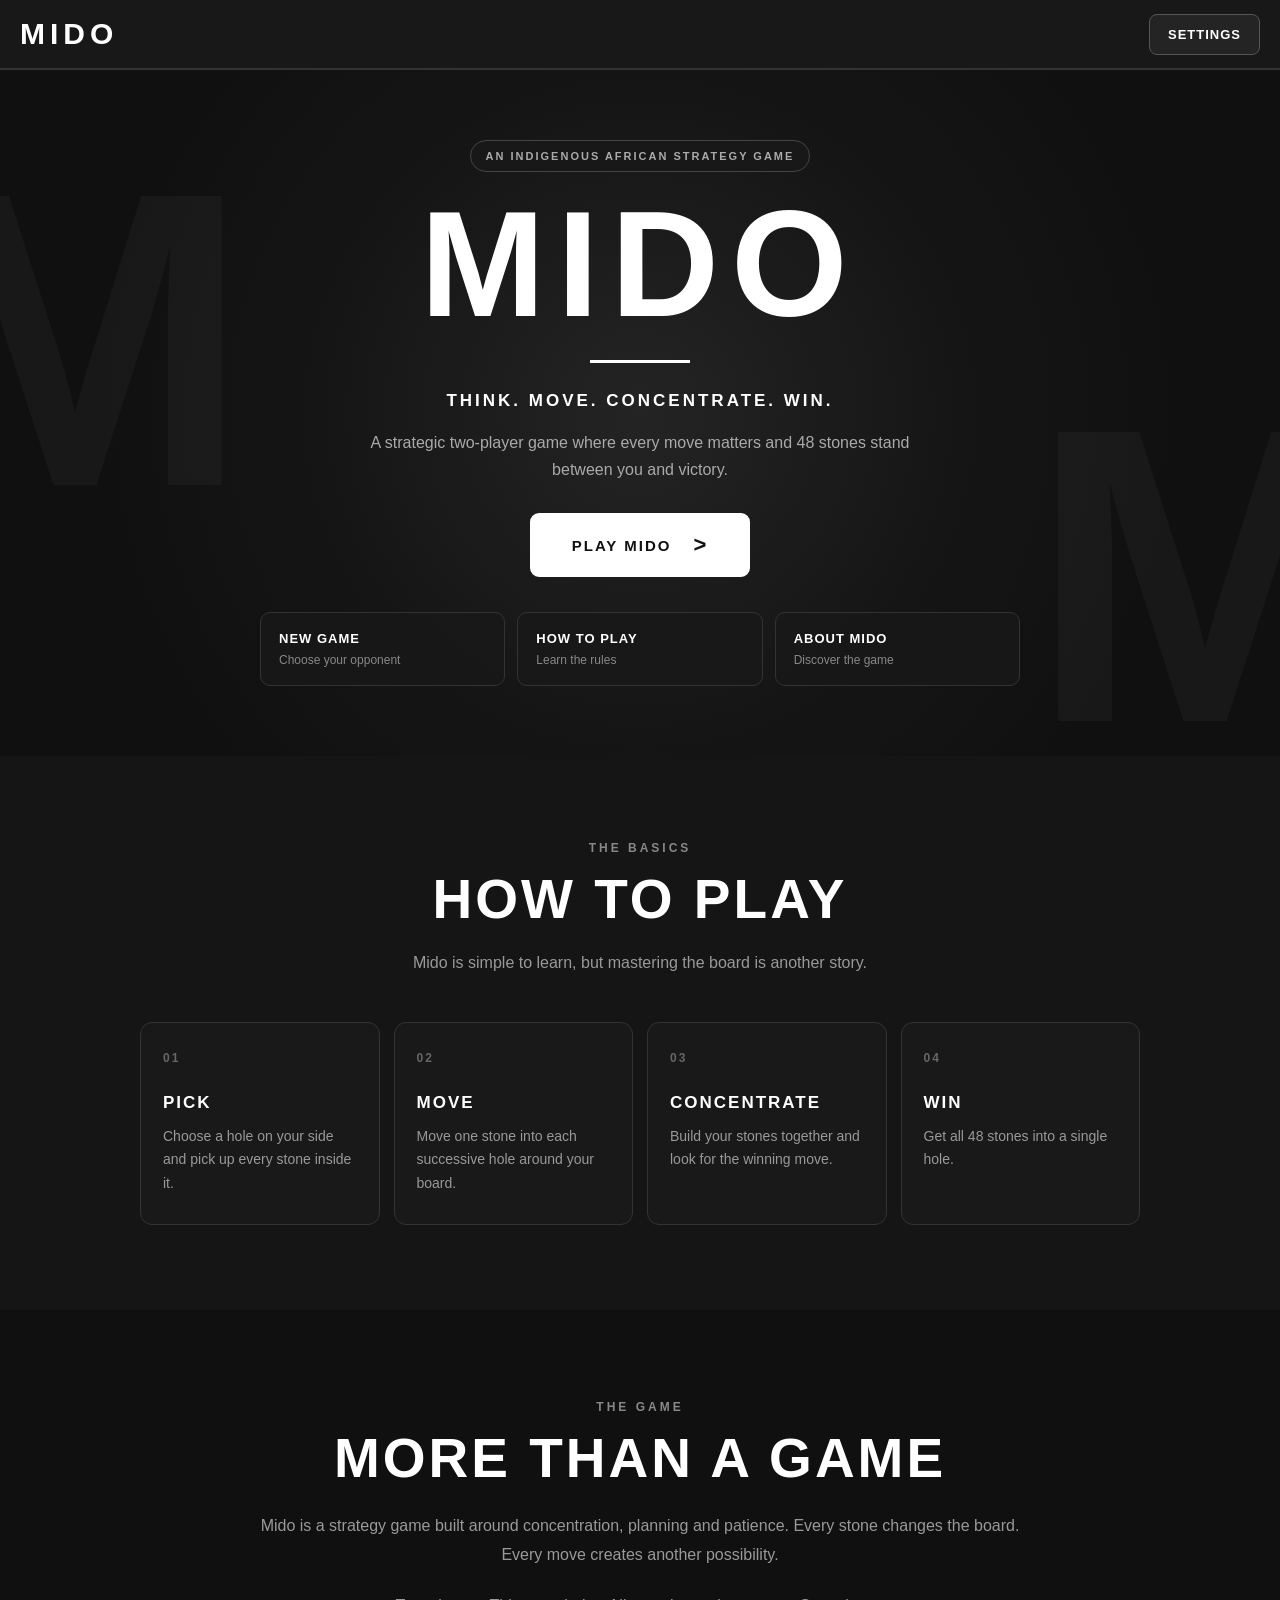
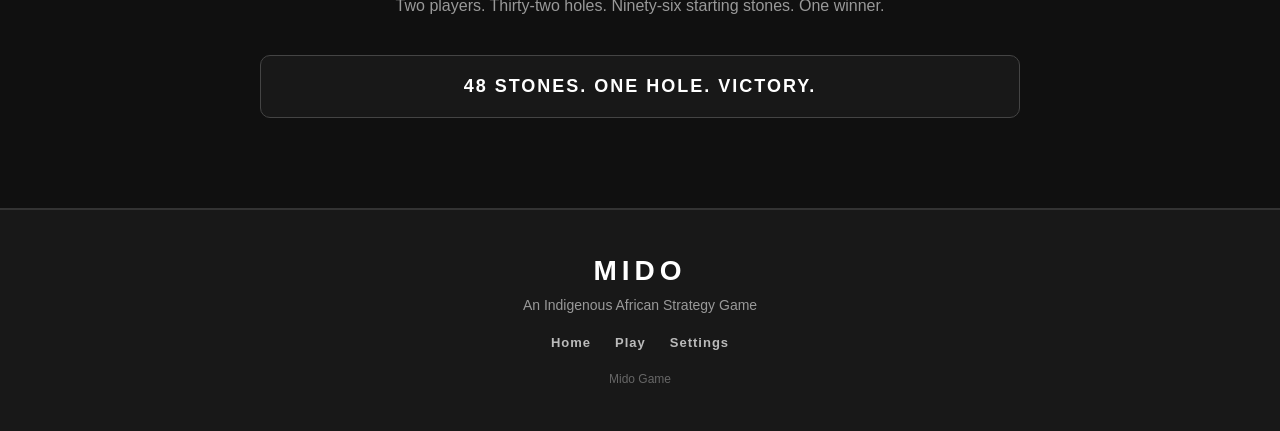
<file: index.html>
<!DOCTYPE html>
<html lang="en">

<head>
    <meta charset="UTF-8">

    <meta
        name="viewport"
        content="width=device-width, initial-scale=1.0">

    <title>Mido | Indigenous African Strategy Game</title>

    <link
        rel="stylesheet"
        href="style.css">
</head>

<body>

    <div class="home-page">

        <header class="home-top-bar">

            <div class="home-logo">
                MIDO
            </div>

            <a
                href="settings.html"
                class="home-settings">
                SETTINGS
            </a>

        </header>


        <main class="home-hero">

            <div class="hero-decoration hero-decoration-left">
                M
            </div>

            <div class="hero-decoration hero-decoration-right">
                M
            </div>

            <section class="hero-content">

                <div class="game-badge">
                    AN INDIGENOUS AFRICAN STRATEGY GAME
                </div>

                <h1 class="hero-title">
                    MIDO
                </h1>

                <div class="hero-line"></div>

                <p class="hero-subtitle">
                    THINK. MOVE. CONCENTRATE. WIN.
                </p>

                <p class="hero-description">
                    A strategic two-player game where
                    every move matters and 48 stones
                    stand between you and victory.
                </p>

                <a
                    href="game-mode.html"
                    class="play-button">

                    <span>
                        PLAY MIDO
                    </span>

                    <span class="play-arrow">
                        &gt;
                    </span>

                </a>


                <div class="home-options">

                    <a
                        href="game-mode.html"
                        class="home-option">

                        <span class="option-title">
                            NEW GAME
                        </span>

                        <span class="option-text">
                            Choose your opponent
                        </span>

                    </a>


                    <a
                        href="#how-to-play"
                        class="home-option">

                        <span class="option-title">
                            HOW TO PLAY
                        </span>

                        <span class="option-text">
                            Learn the rules
                        </span>

                    </a>


                    <a
                        href="#about"
                        class="home-option">

                        <span class="option-title">
                            ABOUT MIDO
                        </span>

                        <span class="option-text">
                            Discover the game
                        </span>

                    </a>

                </div>

            </section>

        </main>


        <section
            id="how-to-play"
            class="home-section">

            <div class="section-label">
                THE BASICS
            </div>

            <h2>
                HOW TO PLAY
            </h2>

            <p class="section-intro">
                Mido is simple to learn,
                but mastering the board is another story.
            </p>


            <div class="rules-grid">

                <div class="rule-card">

                    <div class="rule-number">
                        01
                    </div>

                    <h3>
                        PICK
                    </h3>

                    <p>
                        Choose a hole on your side
                        and pick up every stone inside it.
                    </p>

                </div>


                <div class="rule-card">

                    <div class="rule-number">
                        02
                    </div>

                    <h3>
                        MOVE
                    </h3>

                    <p>
                        Move one stone into each
                        successive hole around your board.
                    </p>

                </div>


                <div class="rule-card">

                    <div class="rule-number">
                        03
                    </div>

                    <h3>
                        CONCENTRATE
                    </h3>

                    <p>
                        Build your stones together
                        and look for the winning move.
                    </p>

                </div>


                <div class="rule-card">

                    <div class="rule-number">
                        04
                    </div>

                    <h3>
                        WIN
                    </h3>

                    <p>
                        Get all 48 stones
                        into a single hole.
                    </p>

                </div>

            </div>

        </section>


        <section
            id="about"
            class="about-section">

            <div class="about-inner">

                <div class="section-label">
                    THE GAME
                </div>

                <h2>
                    MORE THAN A GAME
                </h2>

                <p>
                    Mido is a strategy game built around
                    concentration, planning and patience.
                    Every stone changes the board.
                    Every move creates another possibility.
                </p>

                <p>
                    Two players.
                    Thirty-two holes.
                    Ninety-six starting stones.
                    One winner.
                </p>

                <div class="about-highlight">
                    48 STONES. ONE HOLE. VICTORY.
                </div>

            </div>

        </section>


        <footer class="mido-footer">

            <div class="footer-logo">
                MIDO
            </div>

            <p>
                An Indigenous African Strategy Game
            </p>

            <div class="footer-links">

                <a href="index.html">
                    Home
                </a>

                <a href="game-mode.html">
                    Play
                </a>

                <a href="settings.html">
                    Settings
                </a>

            </div>

            <p class="footer-copy">
                Mido Game
            </p>

        </footer>

    </div>

</body>

</html>
</file>
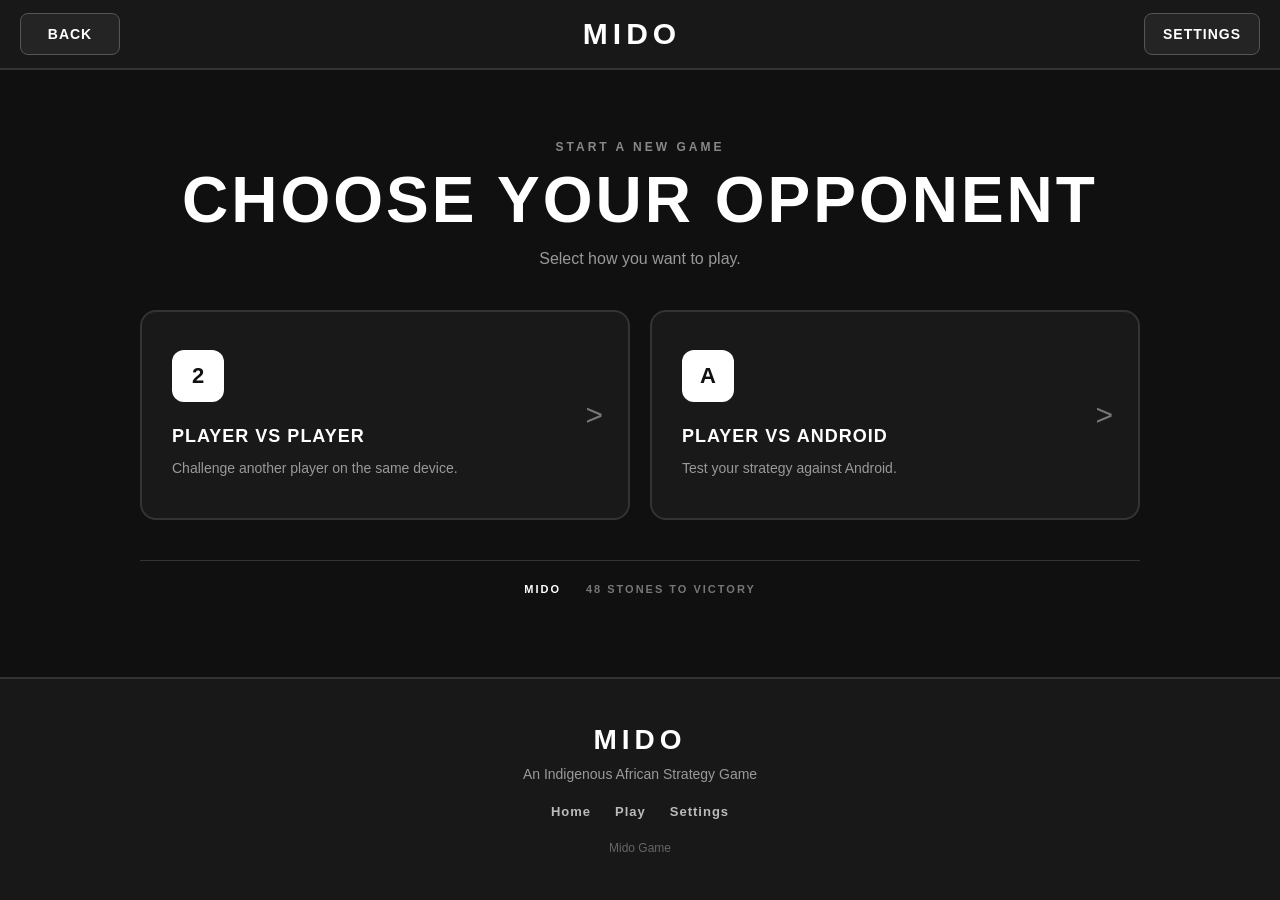
<file: game-mode.html>
<!DOCTYPE html>

<html lang="en">

<head>
    <meta charset="UTF-8">
    <meta name="viewport" content="width=device-width, initial-scale=1.0">

<title>Mido | Game Mode</title>

<link rel="stylesheet" href="style.css">

</head>

<body>

<div class="game-mode-page">

    <header class="top-bar">

        <a href="index.html" class="top-button">
            BACK
        </a>

        <div class="top-title">
            MIDO
        </div>

        <a href="settings.html" class="top-button">
            SETTINGS
        </a>

    </header>


    <main class="mode-container">

        <div class="mode-label">
            START A NEW GAME
        </div>

        <h1>
            CHOOSE YOUR OPPONENT
        </h1>

        <p class="mode-description">
            Select how you want to play.
        </p>


        <div class="mode-options">

            <button
                type="button"
                class="mode-card"
                id="humanHumanButton">

                <div class="mode-icon">
                    2
                </div>

                <div class="mode-card-content">

                    <div class="mode-card-title">
                        PLAYER VS PLAYER
                    </div>

                    <div class="mode-card-text">
                        Challenge another player
                        on the same device.
                    </div>

                </div>

                <div class="mode-card-arrow">
                    >
                </div>

            </button>


            <button
                type="button"
                class="mode-card"
                id="androidButton">

                <div class="mode-icon">
                    A
                </div>

                <div class="mode-card-content">

                    <div class="mode-card-title">
                        PLAYER VS ANDROID
                    </div>

                    <div class="mode-card-text">
                        Test your strategy
                        against Android.
                    </div>

                </div>

                <div class="mode-card-arrow">
                    >
                </div>

            </button>

        </div>


        <div
            class="difficulty-panel"
            id="difficultyPanel">

            <div class="difficulty-label">
                CHOOSE ANDROID LEVEL
            </div>

            <div class="difficulty-options">

                <button
                    type="button"
                    class="difficulty-card"
                    data-difficulty="easy">

                    <span class="difficulty-name">
                        EASY
                    </span>

                    <span class="difficulty-description">
                        A relaxed opponent
                    </span>

                </button>


                <button
                    type="button"
                    class="difficulty-card"
                    data-difficulty="medium">

                    <span class="difficulty-name">
                        MEDIUM
                    </span>

                    <span class="difficulty-description">
                        A serious challenge
                    </span>

                </button>


                <button
                    type="button"
                    class="difficulty-card"
                    data-difficulty="hard">

                    <span class="difficulty-name">
                        HARD
                    </span>

                    <span class="difficulty-description">
                        Play at your own risk
                    </span>

                </button>

            </div>

        </div>


        <div class="mode-rule">

            <span>
                MIDO
            </span>

            <span>
                48 STONES TO VICTORY
            </span>

        </div>

    </main>


    <footer class="mido-footer">

        <div class="footer-logo">
            MIDO
        </div>

        <p>
            An Indigenous African Strategy Game
        </p>

        <div class="footer-links">

            <a href="index.html">
                Home
            </a>

            <a href="game-mode.html">
                Play
            </a>

            <a href="settings.html">
                Settings
            </a>

        </div>

        <p class="footer-copy">
            Mido Game
        </p>

    </footer>

</div>


<script>

    const humanHumanButton =
        document.getElementById(
            "humanHumanButton"
        );

    const androidButton =
        document.getElementById(
            "androidButton"
        );

    const difficultyPanel =
        document.getElementById(
            "difficultyPanel"
        );


    humanHumanButton.addEventListener(
        "click",
        function () {

            localStorage.setItem(
                "midoGameMode",
                "human-human"
            );

            localStorage.removeItem(
                "midoDifficulty"
            );

            window.location.href =
                "game.html";

        }
    );


    androidButton.addEventListener(
        "click",
        function () {

            difficultyPanel.classList.toggle(
                "show"
            );

        }
    );


    const difficultyButtons =
        document.querySelectorAll(
            ".difficulty-card"
        );


    difficultyButtons.forEach(
        function (button) {

            button.addEventListener(
                "click",
                function () {

                    const difficulty =
                        button.dataset.difficulty;

                    localStorage.setItem(
                        "midoGameMode",
                        "human-android"
                    );

                    localStorage.setItem(
                        "midoDifficulty",
                        difficulty
                    );

                    window.location.href =
                        "game.html";

                }
            );

        }
    );

</script>

</body>

</html>
</file>
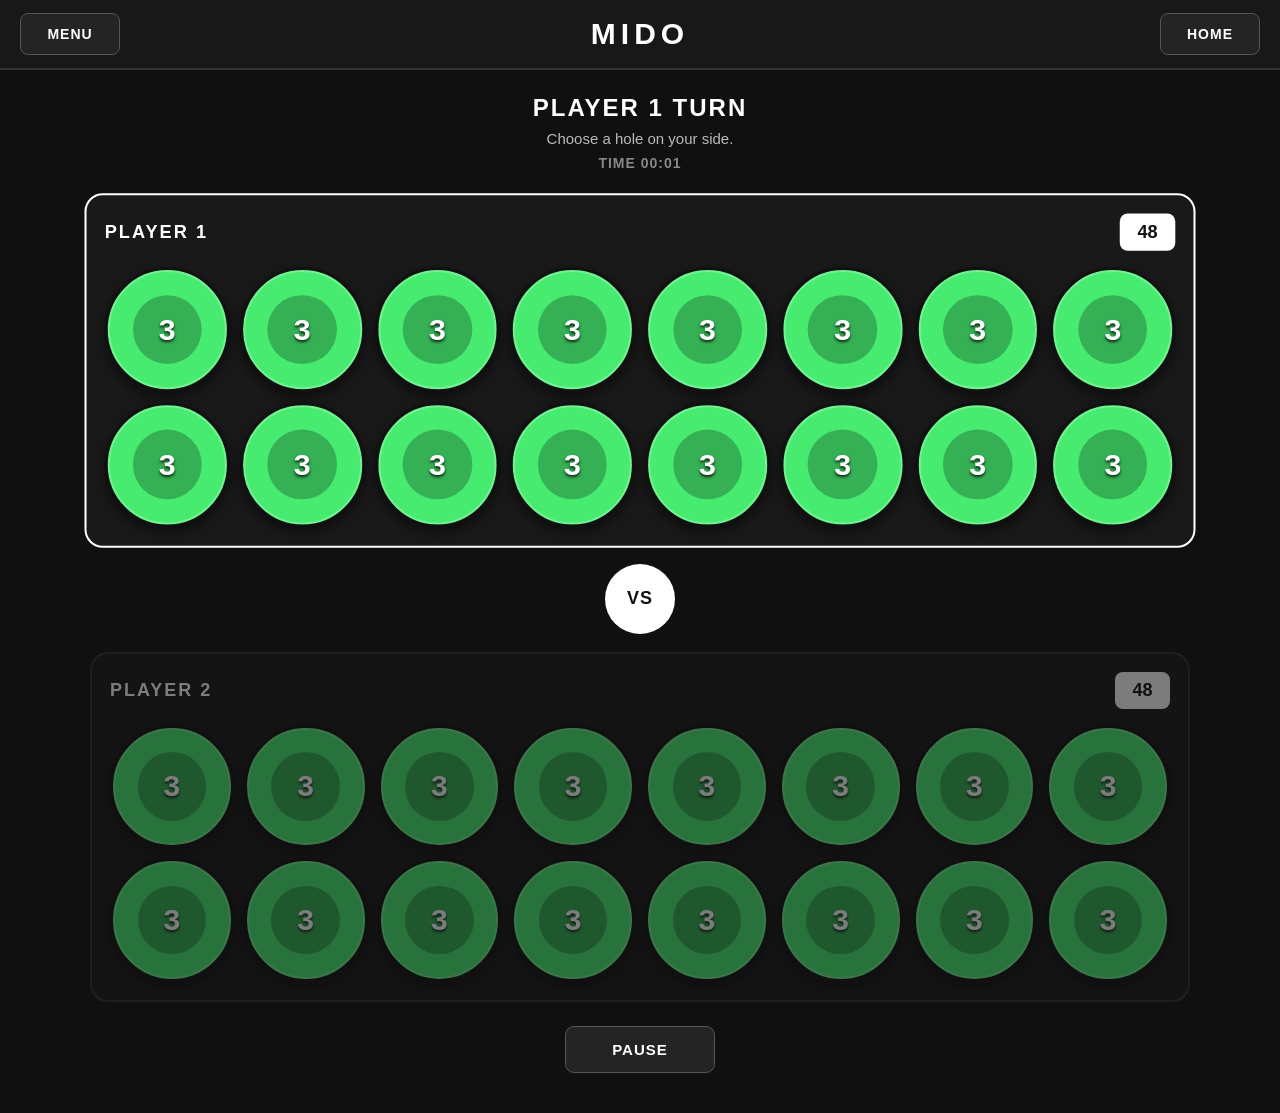
<file: game.html>
<!DOCTYPE html>
<html lang="en">

<head>
    <meta charset="UTF-8">
    <meta name="viewport" content="width=device-width, initial-scale=1.0">

    <title>Mido | Game</title>

    <link rel="stylesheet" href="style.css">
</head>

<body>

<div class="game-page">

    <header class="top-bar">

        <button
            type="button"
            class="top-button"
            id="menuButton">
            MENU
        </button>

        <div class="top-title">
            MIDO
        </div>

        <a
            href="index.html"
            class="top-button">
            HOME
        </a>

    </header>

    <main class="game-container">

        <div class="game-status">

            <div
                id="turnDisplay"
                class="turn-display">
                PLAYER 1 TURN
            </div>

            <div
                id="gameMessage"
                class="game-message">
                Choose a hole on your side
            </div>

            <div
                id="gameTimer"
                class="game-timer">
                TIME 00:00
            </div>

        </div>

        <section
            id="player1Section"
            class="player-section active">

            <div class="player-header">

                <div class="player-name">
                    PLAYER 1
                </div>

                <div
                    id="player1Total"
                    class="player-total">
                    48
                </div>

            </div>

            <div
                id="player1Board"
                class="mido-board">
            </div>

        </section>

        <div class="vs-display">
            VS
        </div>

        <section
            id="player2Section"
            class="player-section inactive">

            <div class="player-header">

                <div
                    id="player2Name"
                    class="player-name">
                    PLAYER 2
                </div>

                <div
                    id="player2Total"
                    class="player-total">
                    48
                </div>

            </div>

            <div
                id="player2Board"
                class="mido-board">
            </div>

        </section>

        <div class="game-controls">

            <button
                type="button"
                id="pauseButton"
                class="game-control-button">
                PAUSE
            </button>

        </div>

    </main>

    <div
        id="menuOverlay"
        class="menu-overlay">
    </div>

    <aside
        id="sideMenu"
        class="side-menu">

        <div class="side-menu-header">

            <div class="side-menu-title">
                MIDO
            </div>

            <button
                type="button"
                id="closeMenu"
                class="close-menu">
                X
            </button>

        </div>

        <nav class="menu-navigation">

            <a href="index.html">
                HOME
            </a>

            <a href="game-mode.html">
                NEW GAME
            </a>

            <a href="game-mode.html">
                GAME MODE
            </a>

            <button
                type="button"
                id="menuRestartButton"
                class="menu-restart-button">
                RESTART GAME
            </button>

            <button
                type="button"
                id="menuHighScoresButton"
                class="menu-restart-button">
                HIGH SCORES
            </button>

            <a href="settings.html">
                SETTINGS
            </a>

            <a href="index.html#how-to-play">
                HOW TO PLAY
            </a>

            <a href="index.html#about">
                ABOUT MIDO
            </a>

        </nav>

    </aside>

    <div
        id="pauseOverlay"
        class="pause-overlay">

        <div class="pause-content">

            <div class="pause-title">
                GAME PAUSED
            </div>

            <div class="pause-message">
                The match is waiting.
            </div>

            <div class="pause-buttons">

                <button
                    type="button"
                    id="continueButton"
                    class="continue-button">
                    CONTINUE
                </button>

                <button
                    type="button"
                    id="pauseRestartButton"
                    class="pause-restart-button">
                    RESTART
                </button>

            </div>

        </div>

    </div>

    <div
        id="winnerOverlay"
        class="winner-overlay">

        <div class="winner-content">

            <div
                id="winnerTitle"
                class="winner-title">
                VICTORY
            </div>

            <div
                id="winnerName"
                class="winner-name">
                PLAYER 1 WON!
            </div>

            <div
                id="winnerMessage"
                class="winner-message">
                All 48 stones have been collected!
            </div>

            <div
                id="winnerTime"
                class="winner-time">
                TIME 00:00
            </div>

            <div
                id="winnerHighScore"
                class="winner-high-score">
            </div>

            <div class="winner-buttons">

                <button
                    type="button"
                    id="winnerPlayAgainButton">
                    PLAY AGAIN
                </button>

                <button
                    type="button"
                    id="winnerHighScoresButton">
                    HIGH SCORES
                </button>

                <a href="index.html">
                    HOME
                </a>

            </div>

        </div>

    </div>

    <div
        id="highScoresOverlay"
        class="winner-overlay">

        <div class="winner-content">

            <div class="winner-title">
                HIGH SCORES
            </div>

            <div
                id="highScoresContent"
                class="winner-message">
            </div>

            <div class="winner-buttons">

                <button
                    type="button"
                    id="closeHighScoresButton">
                    BACK
                </button>

            </div>

        </div>

    </div>

    <script src="game.js"></script>
    <script src="menu.js"></script>

</div>

</body>

</html>
</file>
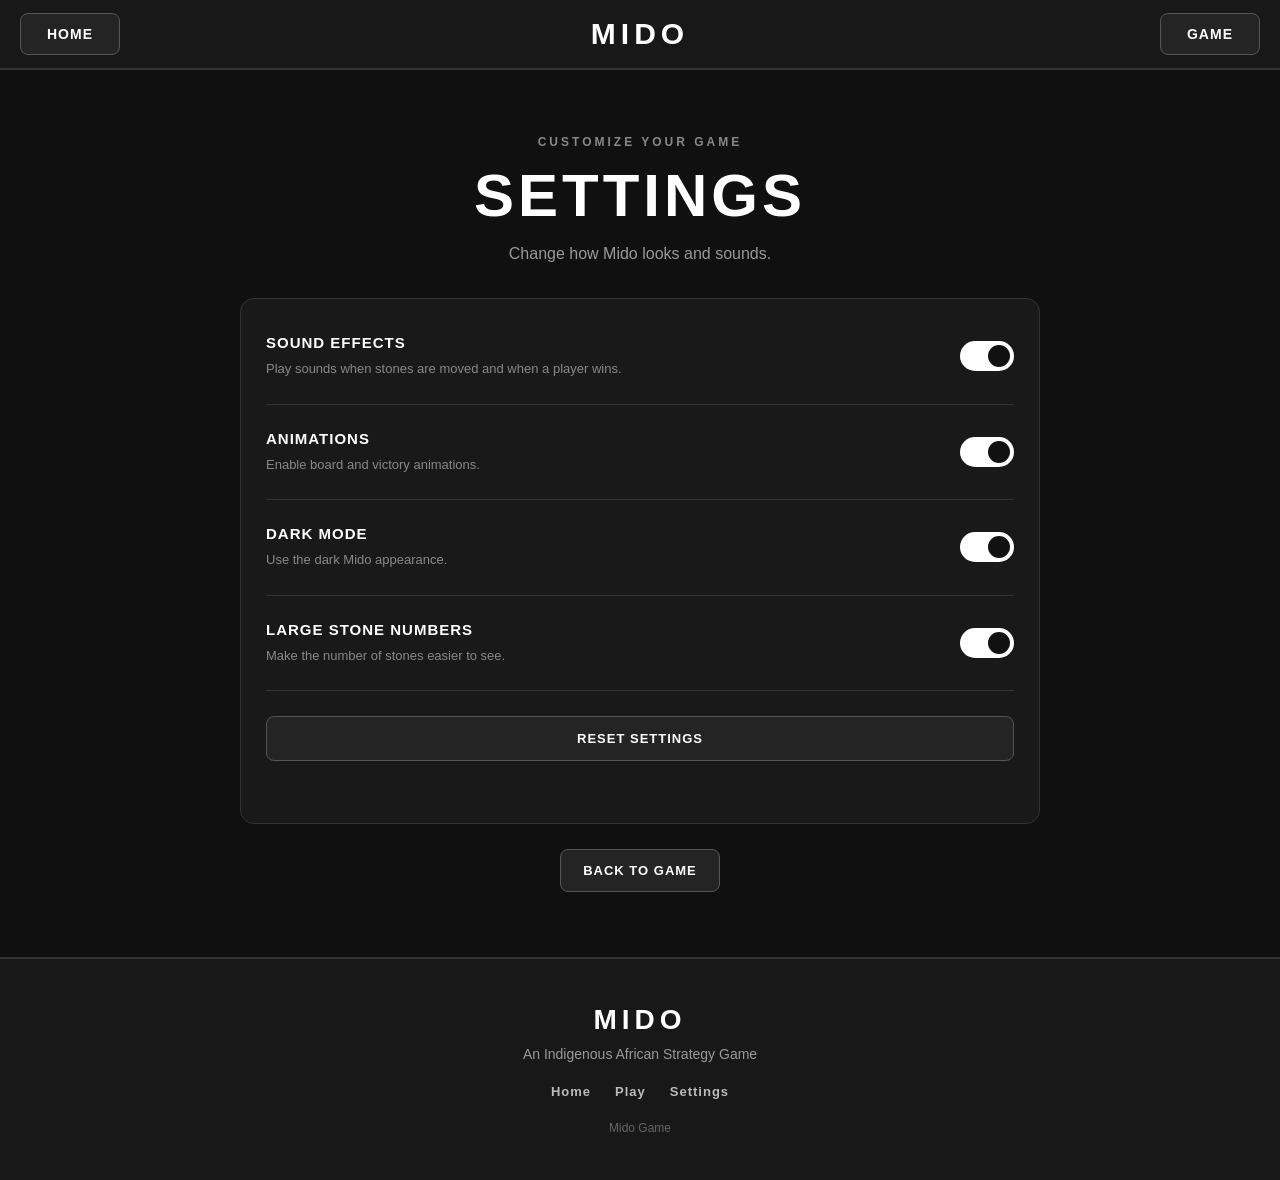
<file: settings.html>
<!DOCTYPE html>
<html lang="en">

<head>
    <meta charset="UTF-8">

    <meta
        name="viewport"
        content="width=device-width, initial-scale=1.0">

    <title>Mido | Settings</title>

    <link
        rel="stylesheet"
        href="style.css">
</head>

<body>

    <div class="settings-page">


        <header class="top-bar">

            <a
                href="index.html"
                class="top-button">
                HOME
            </a>

            <div class="top-title">
                MIDO
            </div>

            <a
                href="game.html"
                class="top-button">
                GAME
            </a>

        </header>


        <main class="settings-container">

            <div class="section-label">
                CUSTOMIZE YOUR GAME
            </div>

            <h1>
                SETTINGS
            </h1>

            <p class="settings-intro">
                Change how Mido looks and sounds.
            </p>


            <div class="settings-card">


                <div class="setting-row">

                    <div class="setting-information">

                        <div class="setting-title">
                            SOUND EFFECTS
                        </div>

                        <div class="setting-description">
                            Play sounds when stones are moved
                            and when a player wins.
                        </div>

                    </div>


                    <label class="toggle">

                        <input
                            type="checkbox"
                            id="soundToggle">

                        <span class="toggle-slider"></span>

                    </label>

                </div>


                <div class="setting-row">

                    <div class="setting-information">

                        <div class="setting-title">
                            ANIMATIONS
                        </div>

                        <div class="setting-description">
                            Enable board and victory animations.
                        </div>

                    </div>


                    <label class="toggle">

                        <input
                            type="checkbox"
                            id="animationsToggle">

                        <span class="toggle-slider"></span>

                    </label>

                </div>


                <div class="setting-row">

                    <div class="setting-information">

                        <div class="setting-title">
                            DARK MODE
                        </div>

                        <div class="setting-description">
                            Use the dark Mido appearance.
                        </div>

                    </div>


                    <label class="toggle">

                        <input
                            type="checkbox"
                            id="darkModeToggle">

                        <span class="toggle-slider"></span>

                    </label>

                </div>


                <div class="setting-row">

                    <div class="setting-information">

                        <div class="setting-title">
                            LARGE STONE NUMBERS
                        </div>

                        <div class="setting-description">
                            Make the number of stones
                            easier to see.
                        </div>

                    </div>


                    <label class="toggle">

                        <input
                            type="checkbox"
                            id="largeNumbersToggle">

                        <span class="toggle-slider"></span>

                    </label>

                </div>


                <button
                    type="button"
                    id="resetSettings"
                    class="reset-settings">
                    RESET SETTINGS
                </button>


                <div
                    id="settingsMessage"
                    class="settings-message">
                </div>

            </div>


            <a
                href="game.html"
                class="back-game-button">
                BACK TO GAME
            </a>


        </main>


        <footer class="mido-footer">

            <div class="footer-logo">
                MIDO
            </div>

            <p>
                An Indigenous African Strategy Game
            </p>

            <div class="footer-links">

                <a href="index.html">
                    Home
                </a>

                <a href="game-mode.html">
                    Play
                </a>

                <a href="settings.html">
                    Settings
                </a>

            </div>

            <p class="footer-copy">
                Mido Game
            </p>

        </footer>

    </div>


    <script>

        const DEFAULT_SETTINGS = {
            sound: true,
            animations: true,
            darkMode: true,
            largeNumbers: true
        };


        let settings =
            JSON.parse(
                localStorage.getItem(
                    "midoSettings"
                )
            );


        if (!settings) {

            settings = {
                ...DEFAULT_SETTINGS
            };

        }


        const soundToggle =
            document.getElementById(
                "soundToggle"
            );

        const animationsToggle =
            document.getElementById(
                "animationsToggle"
            );

        const darkModeToggle =
            document.getElementById(
                "darkModeToggle"
            );

        const largeNumbersToggle =
            document.getElementById(
                "largeNumbersToggle"
            );

        const resetSettings =
            document.getElementById(
                "resetSettings"
            );

        const settingsMessage =
            document.getElementById(
                "settingsMessage"
            );


        function saveSettings() {

            localStorage.setItem(
                "midoSettings",
                JSON.stringify(settings)
            );

            applySettings();

            settingsMessage.textContent =
                "Settings saved.";

            setTimeout(
                function () {

                    settingsMessage.textContent =
                        "";

                },
                1500
            );

        }


        function applySettings() {

            soundToggle.checked =
                settings.sound;

            animationsToggle.checked =
                settings.animations;

            darkModeToggle.checked =
                settings.darkMode;

            largeNumbersToggle.checked =
                settings.largeNumbers;


            document.body.classList.toggle(
                "light-mode",
                !settings.darkMode
            );

        }


        soundToggle.addEventListener(
            "change",
            function () {

                settings.sound =
                    soundToggle.checked;

                saveSettings();

            }
        );


        animationsToggle.addEventListener(
            "change",
            function () {

                settings.animations =
                    animationsToggle.checked;

                saveSettings();

            }
        );


        darkModeToggle.addEventListener(
            "change",
            function () {

                settings.darkMode =
                    darkModeToggle.checked;

                saveSettings();

            }
        );


        largeNumbersToggle.addEventListener(
            "change",
            function () {

                settings.largeNumbers =
                    largeNumbersToggle.checked;

                saveSettings();

            }
        );


        resetSettings.addEventListener(
            "click",
            function () {

                settings = {
                    ...DEFAULT_SETTINGS
                };

                localStorage.setItem(
                    "midoSettings",
                    JSON.stringify(settings)
                );

                applySettings();

                settingsMessage.textContent =
                    "Settings restored.";

                setTimeout(
                    function () {

                        settingsMessage.textContent =
                            "";

                    },
                    1500
                );

            }
        );


        applySettings();

    </script>

</body>

</html>
</file>
<file: style.css>
* {
  box-sizing: border-box;
  margin: 0;
  padding: 0;
  }

html {
min-height: 100%;
scroll-behavior: smooth;
}

body {
min-height: 100vh;
background: #101010;
color: #ffffff;
font-family: Arial, Helvetica, sans-serif;
}

button,
a {
font-family: inherit;
}

button {
cursor: pointer;
}

a {
color: inherit;
text-decoration: none;
}

/* =========================
SHARED
========================= */

.section-label {
color: #888888;
font-size: 12px;
font-weight: 900;
letter-spacing: 3px;
margin-bottom: 12px;
}

.mido-footer {
padding: 45px 20px;
background: #181818;
border-top: 2px solid #333333;
text-align: center;
}

.footer-logo {
font-size: 28px;
font-weight: 900;
letter-spacing: 5px;
margin-bottom: 10px;
}

.mido-footer p {
color: #999999;
font-size: 14px;
}

.footer-links {
display: flex;
justify-content: center;
align-items: center;
gap: 24px;
margin: 22px 0;
flex-wrap: wrap;
}

.footer-links a {
color: #bbbbbb;
font-size: 13px;
font-weight: 800;
letter-spacing: 1px;
}

.footer-links a:hover {
color: #ffffff;
}

.footer-copy {
font-size: 12px !important;
color: #666666 !important;
}

/* =========================
HOME PAGE
========================= */

.home-page {
min-height: 100vh;
background: #101010;
}

.home-top-bar {
width: 100%;
min-height: 70px;
display: flex;
align-items: center;
justify-content: space-between;
padding: 12px 20px;
background: #181818;
border-bottom: 2px solid #333333;
}

.home-logo {
font-size: 30px;
font-weight: 900;
letter-spacing: 5px;
}

.home-settings {
min-width: 105px;
padding: 12px 18px;
border: 1px solid #555555;
border-radius: 8px;
background: #242424;
color: #ffffff;
text-align: center;
font-size: 13px;
font-weight: 800;
letter-spacing: 1px;
}

.home-settings:hover {
background: #333333;
}

.home-hero {
position: relative;
min-height: 650px;
display: flex;
align-items: center;
justify-content: center;
padding: 70px 20px;
overflow: hidden;
background:
radial-gradient(
circle at center,
#242424 0%,
#151515 45%,
#101010 75%
);
}

.hero-content {
position: relative;
z-index: 2;
width: min(760px, 94%);
text-align: center;
}

.hero-decoration {
position: absolute;
color: rgba(255, 255, 255, 0.035);
font-size: 420px;
font-weight: 900;
line-height: 1;
user-select: none;
pointer-events: none;
}

.hero-decoration-left {
left: -100px;
top: 60px;
}

.hero-decoration-right {
right: -100px;
bottom: -30px;
}

.game-badge {
display: inline-block;
padding: 9px 15px;
border: 1px solid #444444;
border-radius: 20px;
background: #181818;
color: #aaaaaa;
font-size: 11px;
font-weight: 900;
letter-spacing: 2px;
}

.hero-title {
margin-top: 25px;
font-size: clamp(70px, 14vw, 150px);
font-weight: 900;
line-height: 0.9;
letter-spacing: 12px;
}

.hero-line {
width: 100px;
height: 3px;
margin: 28px auto;
background: #ffffff;
}

.hero-subtitle {
font-size: 17px;
font-weight: 900;
letter-spacing: 3px;
}

.hero-description {
width: min(600px, 100%);
margin: 18px auto 30px;
color: #aaaaaa;
font-size: 16px;
line-height: 1.7;
}

.play-button {
display: inline-flex;
align-items: center;
justify-content: center;
gap: 22px;
min-width: 220px;
padding: 17px 25px;
border: 2px solid #ffffff;
border-radius: 9px;
background: #ffffff;
color: #111111;
font-size: 15px;
font-weight: 900;
letter-spacing: 2px;
}

.play-button:hover {
background: #dddddd;
border-color: #dddddd;
}

.play-arrow {
font-size: 22px;
}

.home-options {
display: grid;
grid-template-columns: repeat(3, 1fr);
gap: 12px;
width: min(760px, 100%);
margin: 35px auto 0;
}

.home-option {
padding: 18px;
border: 1px solid #333333;
border-radius: 10px;
background: rgba(24, 24, 24, 0.8);
text-align: left;
}

.home-option:hover {
border-color: #666666;
background: #202020;
}

.option-title {
display: block;
margin-bottom: 7px;
font-size: 13px;
font-weight: 900;
letter-spacing: 1px;
}

.option-text {
display: block;
color: #888888;
font-size: 12px;
}

/* =========================
HOME HOW TO PLAY
========================= */

.home-section {
padding: 85px 20px;
background: #151515;
text-align: center;
}

.home-section h2,
.about-section h2 {
font-size: clamp(32px, 6vw, 55px);
font-weight: 900;
letter-spacing: 3px;
}

.section-intro {
width: min(600px, 100%);
margin: 18px auto 45px;
color: #999999;
line-height: 1.7;
}

.rules-grid {
width: min(1000px, 100%);
margin: 0 auto;
display: grid;
grid-template-columns: repeat(4, 1fr);
gap: 14px;
}

.rule-card {
padding: 28px 22px;
border: 1px solid #333333;
border-radius: 12px;
background: #191919;
text-align: left;
}

.rule-number {
margin-bottom: 28px;
color: #666666;
font-size: 12px;
font-weight: 900;
letter-spacing: 2px;
}

.rule-card h3 {
margin-bottom: 12px;
font-size: 17px;
font-weight: 900;
letter-spacing: 2px;
}

.rule-card p {
color: #999999;
font-size: 14px;
line-height: 1.7;
}

/* =========================
ABOUT
========================= */

.about-section {
padding: 90px 20px;
background: #101010;
}

.about-inner {
width: min(760px, 100%);
margin: 0 auto;
text-align: center;
}

.about-section p {
margin-top: 22px;
color: #999999;
font-size: 16px;
line-height: 1.8;
}

.about-highlight {
margin-top: 35px;
padding: 20px;
border: 1px solid #444444;
border-radius: 10px;
background: #181818;
font-size: 18px;
font-weight: 900;
letter-spacing: 2px;
}

/* =========================
GAME MODE PAGE
========================= */

.game-mode-page {
min-height: 100vh;
display: flex;
flex-direction: column;
background: #101010;
}

.game-mode-page .top-bar {
flex-shrink: 0;
}

.mode-container {
width: min(1000px, 94%);
margin: 0 auto;
padding: 70px 0 60px;
flex: 1;
text-align: center;
}

.mode-label {
color: #888888;
font-size: 12px;
font-weight: 900;
letter-spacing: 3px;
margin-bottom: 14px;
}

.mode-container h1 {
font-size: clamp(38px, 7vw, 64px);
font-weight: 900;
letter-spacing: 3px;
line-height: 1;
}

.mode-description {
margin: 18px 0 42px;
color: #999999;
font-size: 16px;
}

.mode-options {
display: grid;
grid-template-columns: repeat(2, 1fr);
gap: 20px;
}

.mode-card {
position: relative;
min-height: 210px;
padding: 30px;
border: 2px solid #333333;
border-radius: 16px;
background: #191919;
color: #ffffff;
text-align: left;
transition:
transform 0.2s ease,
border-color 0.2s ease,
background 0.2s ease;
}

.mode-card:hover {
transform: translateY(-4px);
border-color: #ffffff;
background: #202020;
}

.mode-icon {
width: 52px;
height: 52px;
display: flex;
align-items: center;
justify-content: center;
margin-bottom: 24px;
border-radius: 12px;
background: #ffffff;
color: #111111;
font-size: 22px;
font-weight: 900;
}

.mode-card-content {
padding-right: 35px;
}

.mode-card-title {
margin-bottom: 10px;
font-size: 18px;
font-weight: 900;
letter-spacing: 1px;
}

.mode-card-text {
color: #999999;
font-size: 14px;
line-height: 1.6;
}

.mode-card-arrow {
position: absolute;
right: 25px;
top: 50%;
transform: translateY(-50%);
color: #777777;
font-size: 30px;
transition: 0.2s ease;
}

.mode-card:hover .mode-card-arrow {
color: #ffffff;
transform: translate(5px, -50%);
}

/* =========================
ANDROID DIFFICULTY
========================= */

.difficulty-panel {
display: none;
margin-top: 22px;
padding: 28px;
border: 1px solid #333333;
border-radius: 16px;
background: #181818;
}

.difficulty-panel.show {
display: block;
}

.difficulty-label {
margin-bottom: 20px;
color: #bbbbbb;
font-size: 12px;
font-weight: 900;
letter-spacing: 2px;
}

.difficulty-options {
display: grid;
grid-template-columns: repeat(3, 1fr);
gap: 12px;
}

.difficulty-card {
display: flex;
flex-direction: column;
gap: 7px;
padding: 20px;
border: 1px solid #444444;
border-radius: 10px;
background: #242424;
color: #ffffff;
text-align: left;
transition:
background 0.2s ease,
border-color 0.2s ease,
transform 0.2s ease;
}

.difficulty-card:hover {
transform: translateY(-2px);
background: #333333;
border-color: #ffffff;
}

.difficulty-name {
font-size: 14px;
font-weight: 900;
letter-spacing: 1px;
}

.difficulty-description {
color: #999999;
font-size: 12px;
}

.mode-rule {
display: flex;
justify-content: center;
align-items: center;
gap: 25px;
margin-top: 40px;
padding-top: 22px;
border-top: 1px solid #333333;
color: #777777;
font-size: 11px;
font-weight: 900;
letter-spacing: 2px;
}

.mode-rule span:first-child {
color: #ffffff;
}

/* =========================
GAME PAGE
========================= */

.game-page {
min-height: 100vh;
background: #101010;
}

.top-bar {
width: 100%;
min-height: 70px;
display: flex;
align-items: center;
justify-content: space-between;
padding: 12px 20px;
background: #181818;
border-bottom: 2px solid #333333;
position: sticky;
top: 0;
z-index: 50;
}

.top-title {
font-size: 30px;
font-weight: 900;
letter-spacing: 5px;
}

.top-button {
min-width: 100px;
padding: 12px 18px;
border: 1px solid #555555;
border-radius: 8px;
background: #242424;
color: #ffffff;
text-align: center;
font-size: 14px;
font-weight: 800;
letter-spacing: 1px;
}

.top-button:hover {
background: #333333;
}

.game-container {
width: min(1100px, 94%);
margin: 0 auto;
padding: 24px 0 40px;
}

.game-status {
text-align: center;
margin-bottom: 24px;
}

.turn-display {
font-size: 24px;
font-weight: 900;
letter-spacing: 2px;
margin-bottom: 8px;
}

.game-message {
color: #bbbbbb;
font-size: 15px;
margin-bottom: 8px;
}

.game-timer {
color: #888888;
font-size: 14px;
font-weight: 700;
letter-spacing: 1px;
}

.player-section {
width: 100%;
padding: 18px;
border: 2px solid #333333;
border-radius: 18px;
background: #191919;
transition:
opacity 0.25s ease,
border-color 0.25s ease,
transform 0.25s ease;
}

.player-section.active {
opacity: 1;
border-color: #ffffff;
transform: scale(1.01);
}

.player-section.inactive {
opacity: 0.45;
}

.player-header {
display: flex;
align-items: center;
justify-content: space-between;
margin-bottom: 16px;
}

.player-name {
font-size: 18px;
font-weight: 900;
letter-spacing: 2px;
}

.player-total {
min-width: 55px;
padding: 8px 12px;
border-radius: 8px;
background: #ffffff;
color: #111111;
text-align: center;
font-size: 18px;
font-weight: 900;
}

.mido-board {
width: 100%;
display: grid;
grid-template-columns: repeat(8, minmax(0, 1fr));
gap: 10px;
}

.hole {
width: 100%;
aspect-ratio: 1 / 1;
border: 3px solid #111111;
border-radius: 50%;
display: flex;
align-items: center;
justify-content: center;
box-shadow:
inset 0 0 0 2px rgba(255, 255, 255, 0.25),
0 5px 12px rgba(0, 0, 0, 0.45);
transition:
transform 0.18s ease,
filter 0.18s ease,
opacity 0.18s ease;
}

.hole:not(:disabled):hover {
transform: translateY(-3px) scale(1.03);
filter: brightness(1.08);
}

.hole:not(:disabled):active {
transform: scale(0.96);
}

.hole:disabled {
cursor: default;
}

.hole.empty {
background: #ffffff !important;
}

.stone-count {
display: flex;
align-items: center;
justify-content: center;
width: 58%;
height: 58%;
border-radius: 50%;
background: rgba(0, 0, 0, 0.25);
color: #ffffff;
font-size: clamp(18px, 3vw, 30px);
font-weight: 900;
text-shadow: 0 2px 3px rgba(0, 0, 0, 0.8);
}

.vs-display {
width: 70px;
height: 70px;
margin: 18px auto;
border-radius: 50%;
display: flex;
align-items: center;
justify-content: center;
background: #ffffff;
color: #111111;
font-size: 18px;
font-weight: 900;
letter-spacing: 1px;
}

.game-controls {
display: flex;
justify-content: center;
margin-top: 24px;
}

.game-control-button {
min-width: 150px;
padding: 14px 24px;
border: 1px solid #555555;
border-radius: 9px;
background: #242424;
color: #ffffff;
font-size: 15px;
font-weight: 900;
letter-spacing: 1px;
}

.game-control-button:hover {
background: #333333;
}

/* =========================
MENU
========================= */

.menu-overlay {
position: fixed;
inset: 0;
background: rgba(0, 0, 0, 0.7);
opacity: 0;
visibility: hidden;
transition: opacity 0.25s ease;
z-index: 90;
}

.menu-overlay.open {
opacity: 1;
visibility: visible;
}

.side-menu {
position: fixed;
top: 0;
left: 0;
width: min(330px, 88vw);
height: 100vh;
padding: 20px;
background: #181818;
border-right: 2px solid #444444;
transform: translateX(-100%);
transition: transform 0.25s ease;
z-index: 100;
overflow-y: auto;
}

.side-menu.open {
transform: translateX(0);
}

.side-menu-header {
display: flex;
align-items: center;
justify-content: space-between;
padding-bottom: 20px;
border-bottom: 1px solid #333333;
}

.side-menu-title {
font-size: 24px;
font-weight: 900;
letter-spacing: 3px;
}

.close-menu {
width: 42px;
height: 42px;
border: 1px solid #555555;
border-radius: 8px;
background: #242424;
color: #ffffff;
font-size: 16px;
font-weight: 900;
}

.close-menu:hover {
background: #333333;
}

.menu-navigation {
display: flex;
flex-direction: column;
gap: 8px;
padding-top: 20px;
}

.menu-navigation a,
.menu-restart-button {
width: 100%;
padding: 14px 16px;
border: 1px solid #333333;
border-radius: 8px;
background: #222222;
color: #ffffff;
text-align: left;
font-size: 14px;
font-weight: 800;
letter-spacing: 1px;
}

.menu-navigation a:hover,
.menu-restart-button:hover {
background: #333333;
}

/* =========================
PAUSE / WINNER
========================= */

.pause-overlay,
.winner-overlay {
position: fixed;
inset: 0;
display: flex;
align-items: center;
justify-content: center;
padding: 20px;
background: rgba(0, 0, 0, 0.82);
opacity: 0;
visibility: hidden;
pointer-events: none;
transition: opacity 0.25s ease;
z-index: 200;
}

.pause-overlay.show,
.winner-overlay.show {
opacity: 1;
visibility: visible;
pointer-events: auto;
}

.pause-content {
width: min(460px, 94vw);
padding: 32px;
border: 2px solid #555555;
border-radius: 18px;
background: #181818;
text-align: center;
box-shadow: 0 15px 50px rgba(0, 0, 0, 0.6);
}

.pause-title {
font-size: 28px;
font-weight: 900;
letter-spacing: 2px;
margin-bottom: 12px;
}

.pause-message {
color: #aaaaaa;
margin-bottom: 24px;
}

.pause-buttons {
display: flex;
justify-content: center;
gap: 10px;
flex-wrap: wrap;
}

.continue-button,
.pause-restart-button {
min-width: 130px;
padding: 13px 20px;
border: 1px solid #555555;
border-radius: 8px;
background: #242424;
color: #ffffff;
font-weight: 900;
letter-spacing: 1px;
}

.continue-button:hover,
.pause-restart-button:hover {
background: #333333;
}

.winner-content {
width: min(520px, 94vw);
max-height: 90vh;
overflow-y: auto;
padding: 34px;
border: 2px solid #555555;
border-radius: 18px;
background: #181818;
text-align: center;
box-shadow: 0 15px 50px rgba(0, 0, 0, 0.7);
}

.winner-title {
font-size: 32px;
font-weight: 900;
letter-spacing: 3px;
margin-bottom: 12px;
}

.winner-name {
font-size: 23px;
font-weight: 900;
margin-bottom: 14px;
}

.winner-message {
color: #bbbbbb;
line-height: 1.6;
margin-bottom: 14px;
}

.winner-time {
font-size: 18px;
font-weight: 800;
margin-bottom: 12px;
}

.winner-high-score {
min-height: 24px;
margin-bottom: 18px;
font-size: 18px;
font-weight: 900;
}

.winner-buttons {
display: flex;
align-items: center;
justify-content: center;
gap: 10px;
flex-wrap: wrap;
}

.winner-buttons button,
.winner-buttons a {
min-width: 125px;
padding: 13px 18px;
border: 1px solid #555555;
border-radius: 8px;
background: #242424;
color: #ffffff;
text-align: center;
font-size: 13px;
font-weight: 900;
letter-spacing: 1px;
}

.winner-buttons button:hover,
.winner-buttons a:hover {
background: #333333;
}

/* =========================
HIGH SCORES
========================= */

#highScoresContent {
text-align: left;
}

.score-row {
padding: 12px 0;
border-bottom: 1px solid #333333;
line-height: 1.5;
}

.score-row small {
color: #888888;
}

/* =========================
SETTINGS PAGE
========================= */

.settings-page {
min-height: 100vh;
display: flex;
flex-direction: column;
background: #101010;
}

.settings-container {
width: min(800px, 94%);
margin: 0 auto;
padding: 65px 0;
flex: 1;
text-align: center;
}

.settings-container h1 {
font-size: clamp(40px, 8vw, 60px);
font-weight: 900;
letter-spacing: 4px;
}

.settings-intro {
margin: 15px 0 35px;
color: #999999;
}

.settings-card {
padding: 10px 25px 25px;
border: 1px solid #333333;
border-radius: 14px;
background: #191919;
text-align: left;
}

.setting-row {
display: flex;
align-items: center;
justify-content: space-between;
gap: 25px;
padding: 25px 0;
border-bottom: 1px solid #333333;
}

.setting-information {
flex: 1;
}

.setting-title {
margin-bottom: 8px;
font-size: 15px;
font-weight: 900;
letter-spacing: 1px;
}

.setting-description {
color: #888888;
font-size: 13px;
line-height: 1.5;
}

/* =========================
TOGGLES
========================= */

.toggle {
position: relative;
width: 54px;
height: 30px;
flex-shrink: 0;
}

.toggle input {
width: 0;
height: 0;
opacity: 0;
}

.toggle-slider {
position: absolute;
inset: 0;
border-radius: 30px;
background: #444444;
cursor: pointer;
transition: background 0.2s ease;
}

.toggle-slider::before {
content: "";
position: absolute;
width: 22px;
height: 22px;
left: 4px;
top: 4px;
border-radius: 50%;
background: #ffffff;
transition: transform 0.2s ease;
}

.toggle input:checked + .toggle-slider {
background: #ffffff;
}

.toggle input:checked + .toggle-slider::before {
background: #111111;
transform: translateX(24px);
}

.reset-settings {
width: 100%;
margin-top: 25px;
padding: 14px 20px;
border: 1px solid #555555;
border-radius: 8px;
background: #242424;
color: #ffffff;
font-size: 13px;
font-weight: 900;
letter-spacing: 1px;
}

.reset-settings:hover {
background: #333333;
}

.settings-message {
min-height: 22px;
margin-top: 15px;
color: #aaaaaa;
text-align: center;
font-size: 13px;
}

.back-game-button {
display: inline-block;
margin-top: 25px;
padding: 13px 22px;
border: 1px solid #555555;
border-radius: 8px;
background: #242424;
font-size: 13px;
font-weight: 900;
letter-spacing: 1px;
}

.back-game-button:hover {
background: #333333;
}

/* =========================
SETTINGS SUPPORT
========================= */

.no-animations *,
.no-animations *::before,
.no-animations *::after {
animation-duration: 0s !important;
animation-delay: 0s !important;
transition-duration: 0s !important;
transition-delay: 0s !important;
}

.small-stone-numbers .stone-count {
font-size: clamp(15px, 2.5vw, 24px);
}

.light-mode {
background: #eeeeee;
color: #111111;
}

.light-mode .game-page,
.light-mode .settings-page,
.light-mode .game-mode-page,
.light-mode .home-page {
background: #eeeeee;
}

.light-mode .top-bar,
.light-mode .home-top-bar,
.light-mode .player-section,
.light-mode .side-menu,
.light-mode .pause-content,
.light-mode .winner-content,
.light-mode .settings-card,
.light-mode .game-mode-card,
.light-mode .mode-card {
background: #ffffff;
color: #111111;
}

.light-mode .home-section {
background: #dddddd;
}

.light-mode .game-message,
.light-mode .winner-message,
.light-mode .settings-intro,
.light-mode .game-mode-intro,
.light-mode .mode-description {
color: #555555;
}

/* =========================
MOBILE
========================= */

@media (max-width: 700px) {

.home-top-bar,
.top-bar {
    min-height: 60px;
    padding: 10px 12px;
}

.home-logo,
.top-title {
    font-size: 23px;
    letter-spacing: 3px;
}

.home-settings,
.top-button {
    min-width: 78px;
    padding: 10px 12px;
    font-size: 12px;
}

.home-hero {
    min-height: 590px;
    padding: 55px 15px;
}

.hero-decoration {
    font-size: 240px;
}

.hero-decoration-left {
    left: -80px;
}

.hero-decoration-right {
    right: -80px;
}

.game-badge {
    font-size: 9px;
    letter-spacing: 1px;
}

.hero-title {
    letter-spacing: 7px;
}

.hero-subtitle {
    font-size: 13px;
    letter-spacing: 2px;
}

.hero-description {
    font-size: 14px;
}

.home-options {
    grid-template-columns: 1fr;
}

.rules-grid {
    grid-template-columns: repeat(2, 1fr);
}

.mode-container {
    width: 94%;
    padding: 45px 0;
}

.mode-container h1 {
    font-size: 36px;
}

.mode-options {
    grid-template-columns: 1fr;
}

.mode-card {
    min-height: 180px;
}

.difficulty-options {
    grid-template-columns: 1fr;
}

.game-container {
    width: 96%;
    padding-top: 18px;
}

.turn-display {
    font-size: 19px;
}

.game-message {
    font-size: 13px;
}

.player-section {
    padding: 12px;
    border-radius: 14px;
}

.player-name {
    font-size: 15px;
}

.player-total {
    min-width: 45px;
    padding: 6px 9px;
    font-size: 15px;
}

.mido-board {
    gap: 6px;
}

.hole {
    border-width: 2px;
}

.stone-count {
    font-size: clamp(14px, 4vw, 22px);
}

.vs-display {
    width: 54px;
    height: 54px;
    margin: 12px auto;
    font-size: 14px;
}

.winner-content,
.pause-content {
    padding: 24px 18px;
}

.winner-title,
.pause-title {
    font-size: 24px;
}

.winner-name {
    font-size: 19px;
}

.settings-container {
    padding: 45px 0;
}

.settings-card {
    padding: 10px 18px 20px;
}

.setting-row {
    gap: 15px;
}

}

/* =========================
SMALL PHONES
========================= */

@media (max-width: 420px) {

.home-logo,
.top-title {
    font-size: 20px;
}

.home-settings,
.top-button {
    min-width: 65px;
    padding: 9px 8px;
    font-size: 10px;
}

.hero-title {
    font-size: 65px;
    letter-spacing: 5px;
}

.hero-subtitle {
    font-size: 11px;
}

.home-section,
.about-section {
    padding: 65px 15px;
}

.rules-grid {
    grid-template-columns: 1fr;
}

.game-container {
    width: 97%;
}

.mido-board {
    gap: 4px;
}

.player-section {
    padding: 9px;
}

.setting-row {
    align-items: flex-start;
}

.toggle {
    margin-top: 2px;
}

.mido-footer {
    padding: 35px 15px;
}

.mode-container h1 {
    font-size: 30px;
}

.mode-card {
    padding: 24px;
}

}
</file>
